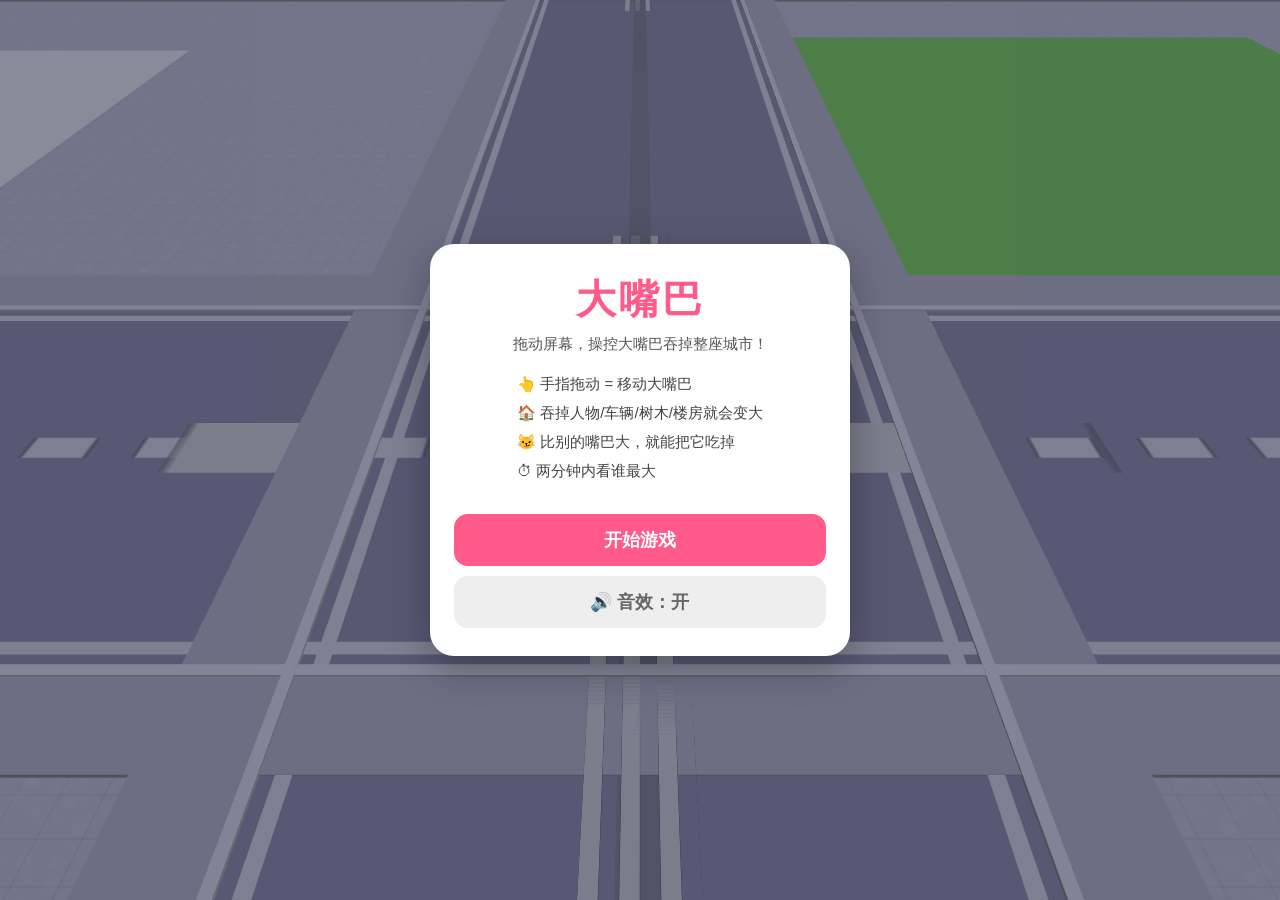
<file: www/index.html>
<!DOCTYPE html>
<html lang="zh-CN">
<head>
<meta charset="UTF-8">
<meta name="viewport" content="width=device-width, initial-scale=1.0, maximum-scale=1.0, user-scalable=no, viewport-fit=cover">
<title>大嘴巴</title>
<link rel="stylesheet" href="css/style.css">
</head>
<body>
<div id="game">
  <canvas id="c"></canvas>

  <div id="hud" class="hidden">
    <div class="hud-item">⏱ <span id="time">2:00</span></div>
    <div class="hud-item">🍬 <span id="score">0</span></div>
    <div class="hud-item">🏆 <span id="rank">1</span></div>
  </div>

  <div id="start" class="screen">
    <div class="panel">
      <h1>大嘴巴</h1>
      <p class="sub">拖动屏幕，操控大嘴巴吞掉整座城市！</p>
      <ul class="tips">
        <li>👆 手指拖动 = 移动大嘴巴</li>
        <li>🏠 吞掉人物/车辆/树木/楼房就会变大</li>
        <li>😼 比别的嘴巴大，就能把它吃掉</li>
        <li>⏱ 两分钟内看谁最大</li>
      </ul>
      <button id="playBtn" class="btn">开始游戏</button>
      <button id="muteBtn" class="btn ghost">🔊 音效：开</button>
    </div>
  </div>

  <div id="over" class="screen hidden">
    <div class="panel">
      <h1 id="overTitle">时间到！</h1>
      <p class="sub" id="overDesc"></p>
      <div class="stats">
        <div><b id="finalScore">0</b>吞掉数量</div>
        <div><b id="finalRank">1</b>最终排名</div>
        <div><b id="finalSize">0</b>嘴巴大小</div>
      </div>
      <button id="againBtn" class="btn">再玩一次</button>
    </div>
  </div>
</div>
<script src="js/three.min.js"></script>
<script src="js/assets.js"></script>
<script src="js/main.js"></script>
</body>
</html>
</file>
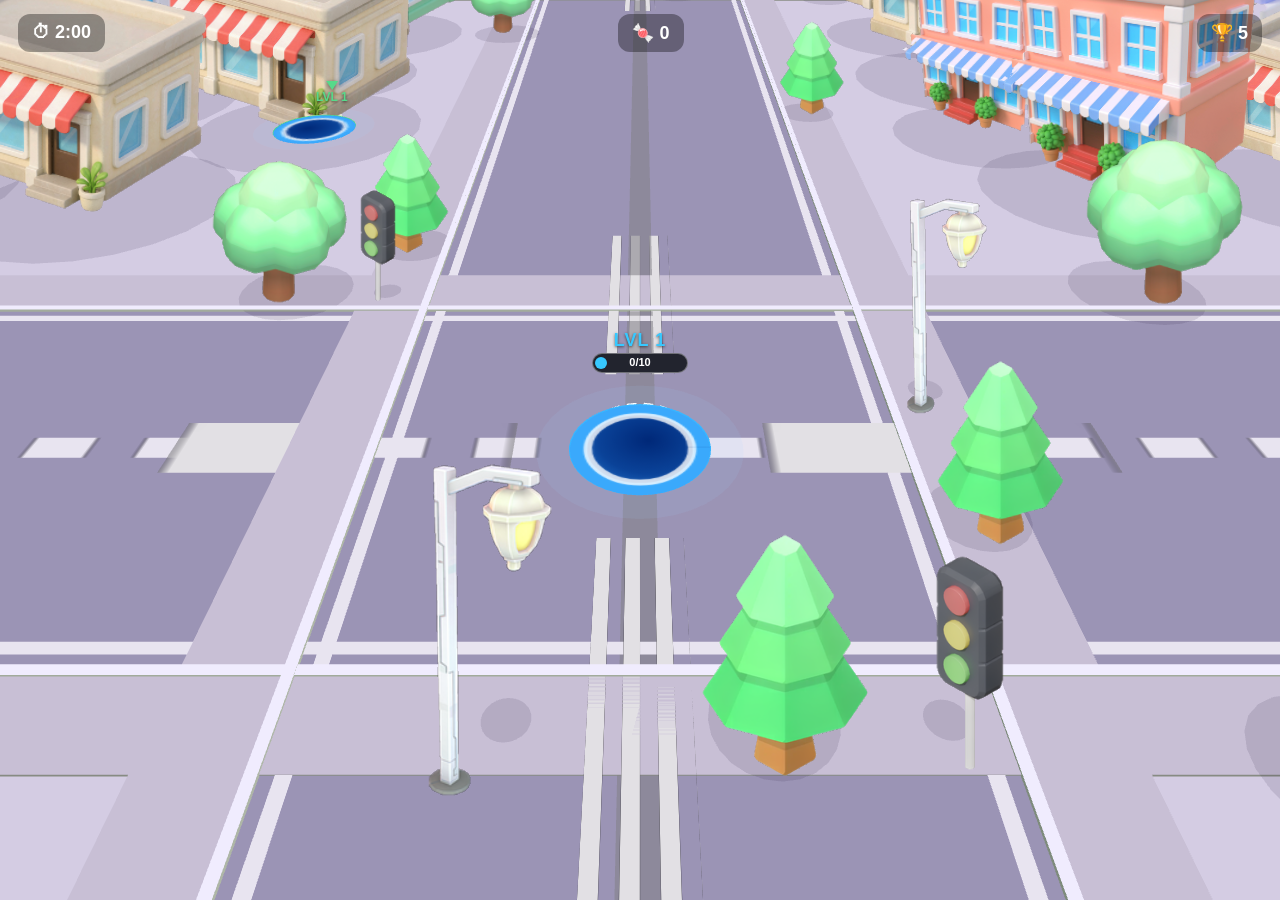
<file: www/test.html>
<!DOCTYPE html>
<html lang="zh-CN">
<head>
<meta charset="UTF-8">
<meta name="viewport" content="width=device-width, initial-scale=1.0, maximum-scale=1.0, user-scalable=no, viewport-fit=cover">
<title>大嘴巴-test</title>
<link rel="stylesheet" href="css/style.css">
</head>
<body>
<div id="game">
  <canvas id="c"></canvas>

  <div id="hud" class="hidden">
    <div class="hud-item">⏱ <span id="time">2:00</span></div>
    <div class="hud-item">🍬 <span id="score">0</span></div>
    <div class="hud-item">🏆 <span id="rank">1</span></div>
  </div>

  <div id="start" class="screen">
    <div class="panel">
      <h1>大嘴巴</h1>
      <p class="sub">拖动屏幕，操控大嘴巴吞掉整座城市！</p>
      <ul class="tips">
        <li>👆 手指拖动 = 移动大嘴巴</li>
        <li>🏠 吞掉人物/车辆/树木/楼房就会变大</li>
        <li>😼 比别的嘴巴大，就能把它吃掉</li>
        <li>⏱ 两分钟内看谁最大</li>
      </ul>
      <button id="playBtn" class="btn">开始游戏</button>
      <button id="muteBtn" class="btn ghost">🔊 音效：开</button>
    </div>
  </div>

  <div id="over" class="screen hidden">
    <div class="panel">
      <h1 id="overTitle">时间到！</h1>
      <p class="sub" id="overDesc"></p>
      <div class="stats">
        <div><b id="finalScore">0</b>吞掉数量</div>
        <div><b id="finalRank">1</b>最终排名</div>
        <div><b id="finalSize">0</b>嘴巴大小</div>
      </div>
      <button id="againBtn" class="btn">再玩一次</button>
    </div>
  </div>
</div>
<script src="js/three.min.js"></script>
<script src="js/assets.js"></script>
<script src="js/main.js"></script>
<script>
window.addEventListener('load', function(){
  // 资产贴图异步加载后才绑定按钮，这里轮询直到进入游戏
  var tries = 0;
  var t = setInterval(function(){
    var b = document.getElementById('playBtn');
    var s = document.getElementById('start');
    if (s && s.classList.contains('hidden')) { clearInterval(t); return; }
    if (b) b.click();
    if (++tries > 80) clearInterval(t);
  }, 250);
});
</script>
</body>
</html>
</file>
<file: www/css/style.css>
* { margin:0; padding:0; box-sizing:border-box; -webkit-tap-highlight-color:transparent; }
html, body {
  width:100%; height:100%; overflow:hidden;
  background:#9fd8ff;
  font-family:-apple-system,"PingFang SC","Microsoft YaHei",sans-serif;
  user-select:none; -webkit-user-select:none;
}
#game { position:fixed; inset:0; }
#c { display:block; width:100%; height:100%; touch-action:none; }
.hidden { display:none !important; }

.screen {
  position:absolute; inset:0;
  display:flex; align-items:center; justify-content:center;
  background:rgba(20,30,50,0.5);
}
.panel {
  width:86%; max-width:420px;
  background:#fff; border-radius:24px;
  padding:28px 24px; text-align:center;
  box-shadow:0 12px 40px rgba(0,0,0,.3);
}
.panel h1 { font-size:40px; color:#ff5a8a; margin-bottom:8px; letter-spacing:3px; }
.panel .sub { color:#555; font-size:15px; margin-bottom:16px; }

.tips { text-align:left; list-style:none; margin:0 auto 18px; display:inline-block; }
.tips li { font-size:15px; color:#444; padding:5px 0; }

.btn {
  display:block; width:100%; padding:14px; margin-top:10px;
  border:none; border-radius:14px;
  font-size:18px; font-weight:bold; color:#fff;
  background:#ff5a8a; cursor:pointer;
}
.btn:active { transform:scale(.97); }
.btn.ghost { background:#eee; color:#666; }

#hud {
  position:absolute; top:0; left:0; right:0;
  display:flex; justify-content:space-between;
  padding:14px 18px; pointer-events:none;
}
.hud-item {
  background:rgba(0,0,0,.35); color:#fff;
  font-size:18px; font-weight:bold;
  padding:8px 14px; border-radius:12px;
}

.stats { display:flex; justify-content:space-around; margin:18px 0; }
.stats div { font-size:14px; color:#777; }
.stats b { display:block; font-size:26px; color:#ff5a8a; margin-bottom:2px; }
</file>
